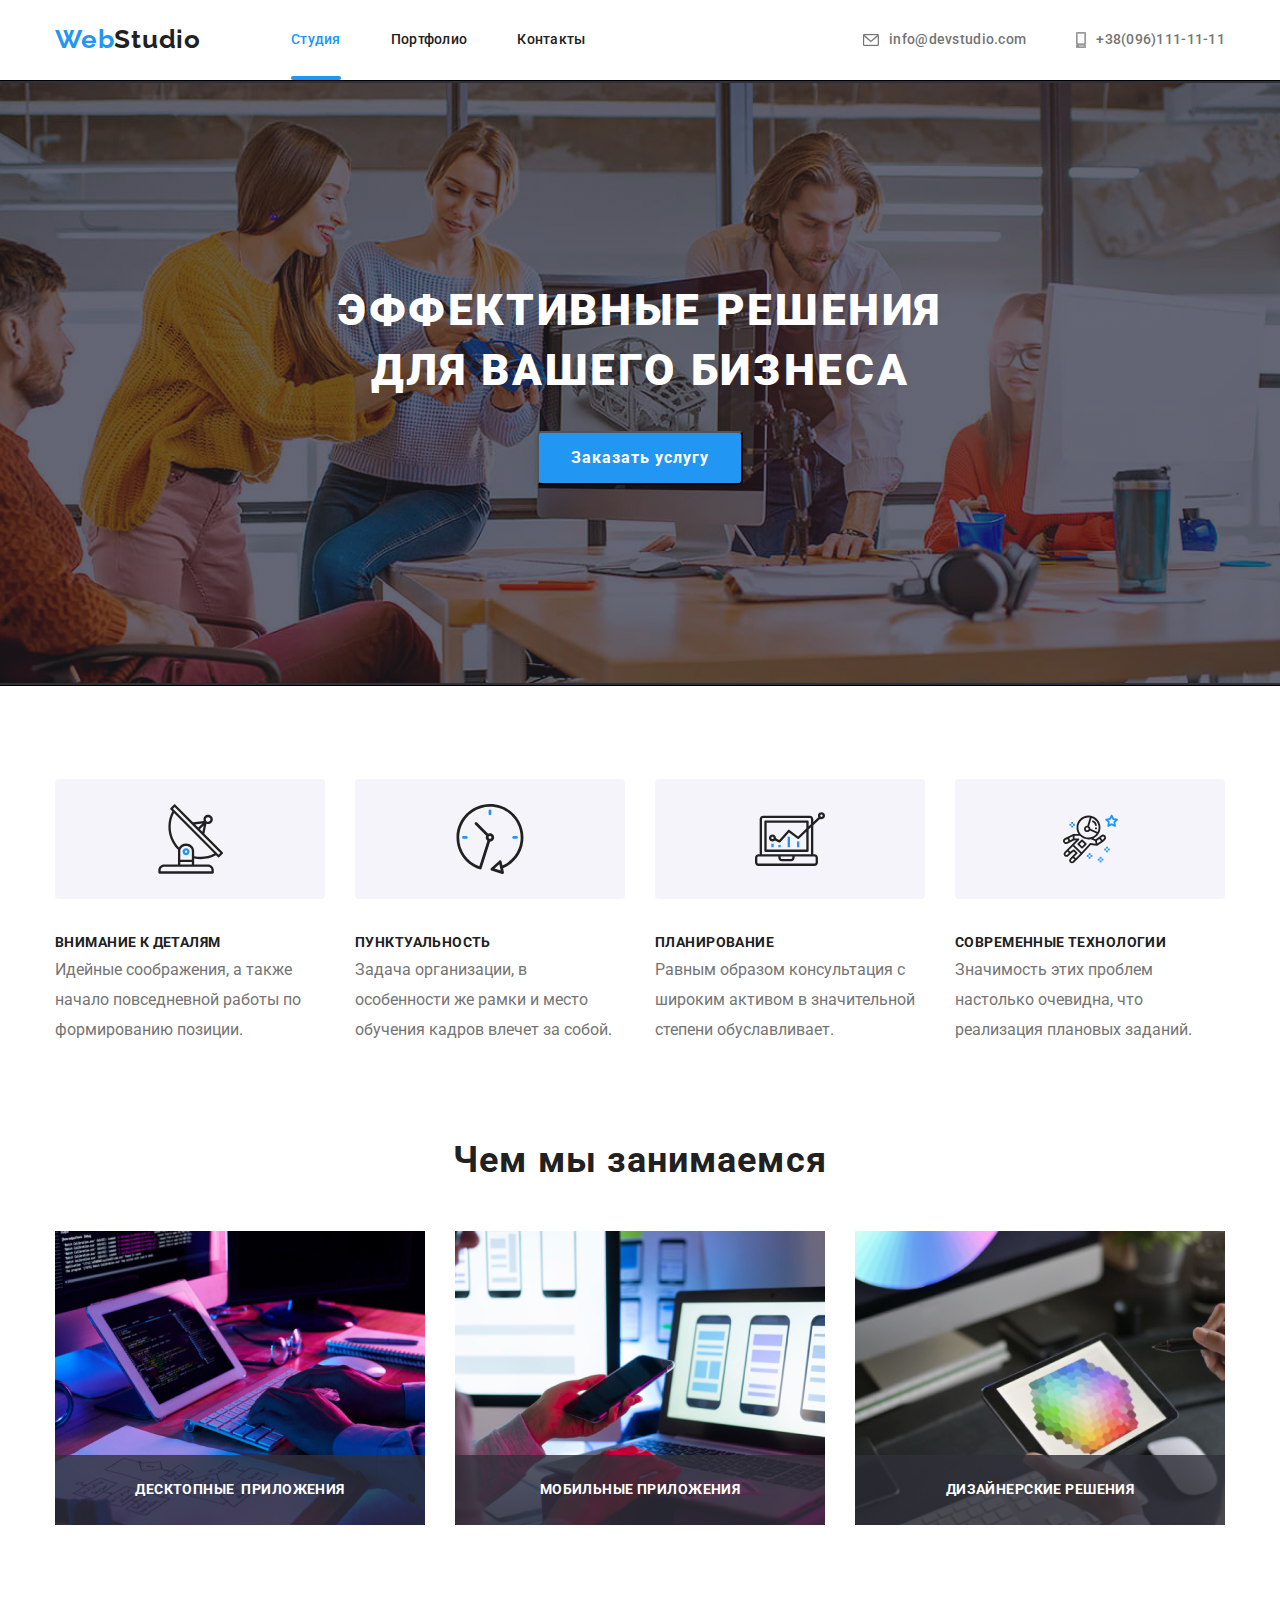
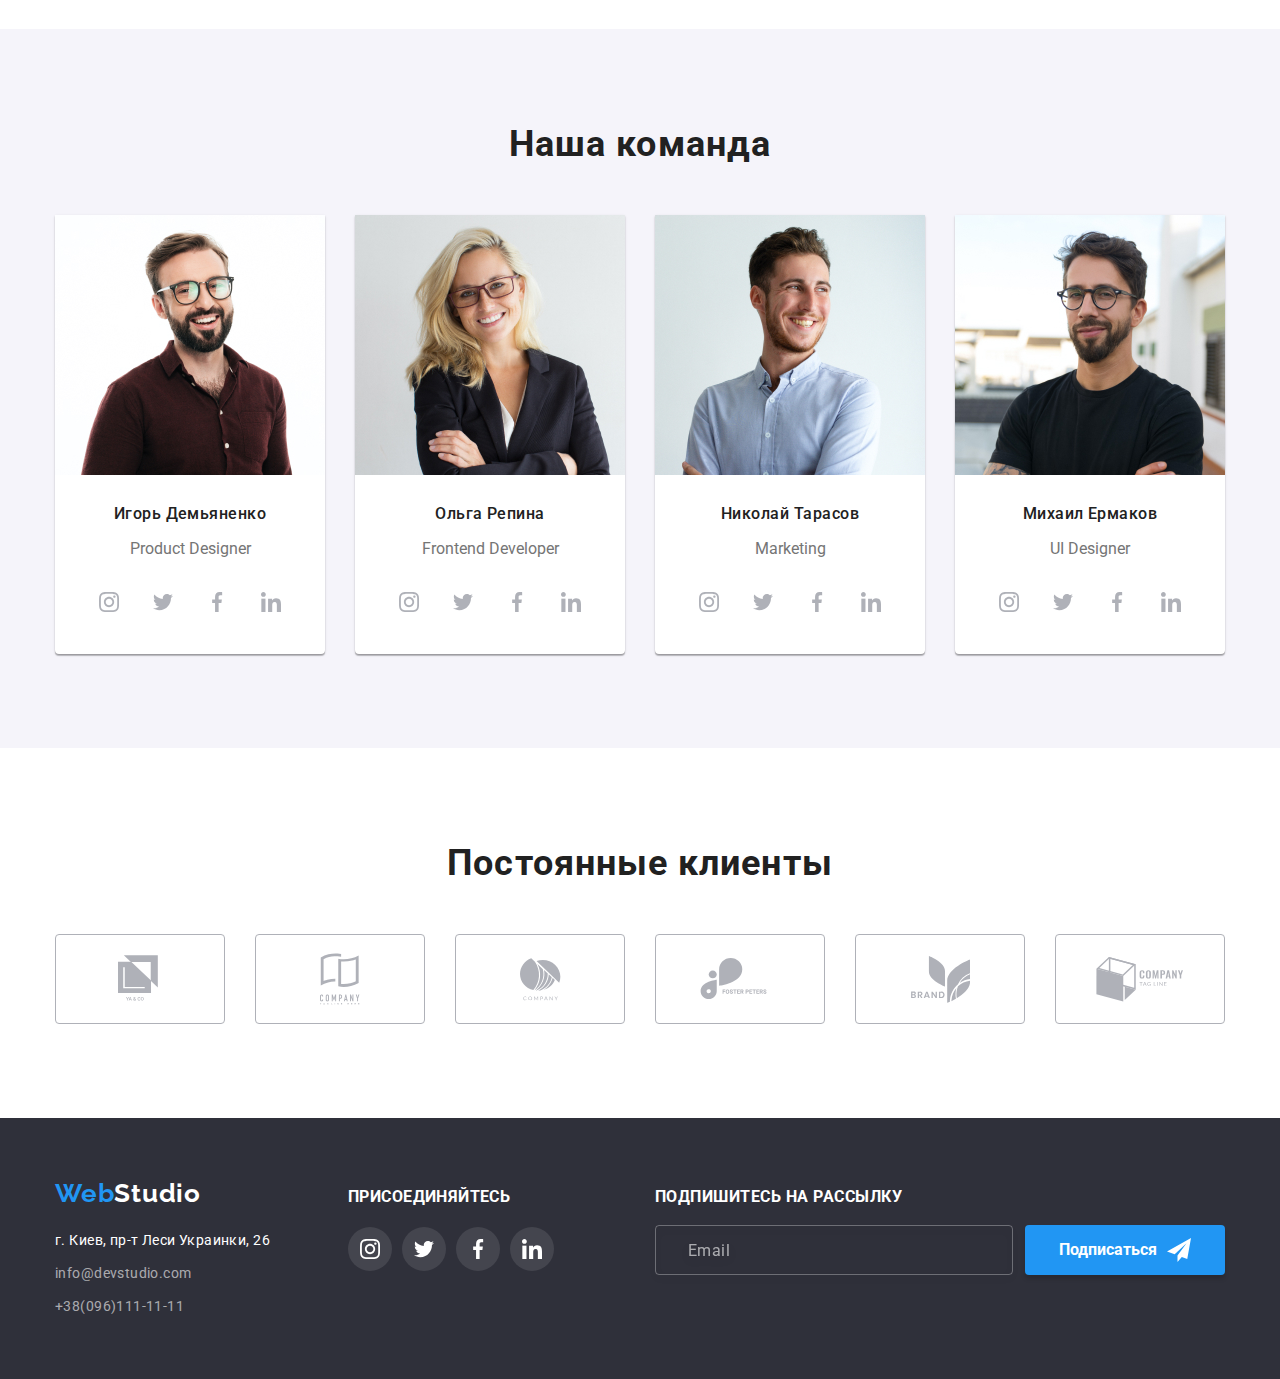
<file: index.html>
<!DOCTYPE html>
<html lang="ru">

<head>
    <meta charset="UTF-8"/>
    <meta http-equiv="X-UA-Compatible" content="IE=edge"/>
    <meta name="viewport" content="width=device-width, initial-scale=1.0"/>
    <title>WebSite</title>
    <link rel="preconnect" href="https://fonts.gstatic.com"/> 
    <link href="https://fonts.googleapis.com/css2?family=Raleway:wght@700&family=Roboto:wght@400;500;700;900&display=swap" rel="stylesheet"/>
    <link rel="stylesheet" href="http://cdnjs.cloudflare.com/ajax/libs/modern-normalize/0.2.0/modern-normalize.min.css"/>
    <link rel="stylesheet" href="./css/styles.css"/>
</head>

<body>

  <!--Header section -->

  <header class="header">
    <div class="container">
        
                    <a class="link  logo logo-header" href="./index.html"><span class="logo-text-color">Web</span>Studio</a>
        <nav class="nav navigation">
                <ul class="list menu">
                    <li class="menu-item"><a class="link current menu-link nav-title-color " href="./index.html">Студия</a></li>                
                    <li class="menu-item"><a class="link menu-link nav-title-color" href="./portfolio.html">Портфолио</a></li>               
                    <li class="menu-item"><a class="link nav-title-color" href="tel:+380961111111">Контакты</a></li> 
                </ul> 
        </nav>
        <ul class="list nav menu contact-list">
            <li class="menu-item contact-item">
                <a class="link  contact-link" 
                href="mailto:info@devstudio.com">
                    <svg class="icon" width="16" height="12">
                        <use href="./images/sprite.svg#icon-envelope"></use>
                    </svg>info@devstudio.com</a></li>
            <li class="menu-item contact-item">
                <a class="link contact-link" 
                href="tel:+380961111111">
                <svg class="icon" width="10" height="16">
                    <use href="./images/sprite.svg#icon-smartphone"></use>
                </svg>+38(096)111-11-11</a></li>            
        </ul>
        </div>  
</header>

    <!--Main section-->

    <main>
        <section class="hero dark-bg overlay">
            <div class="container">
                <div class="hero-content">
                    <h1 class="page-title">Эффективные решения для вашего бизнеса </h1>
                    <button class="button-webstudio" type="button" data-modal-open>Заказать услугу</button>
                       
                </div>
            </div>
        </section>

        <!--Soft-Skill-section-->

        <section class="section">
            <div class="container">
              <h2 class="visually-hidden ">Характеристика</h2 >            
                    <ul class="list skills-list">

                        <li class="skill-item">
                            <a class="skill-link" href="" target=" blank" rel="noopener noreferrer">
                                <svg class="skill-icon" width="65" height="70">
                                    <use href="./images/sprite.svg#icon-Group"></use>
                                </svg>
                            </a>
                            <h3 class="title-skill">Внимание к деталям</h3>
                            <p>Идейные соображения, а также начало повседневной работы по формированию позиции.</p>
                        </li>
                        <li class="skill-item">
                            <a class="skill-link" href="" target=" blank" rel="noopener noreferrer">
                                <svg class="skill-icon" width="70" height="70" >
                                    <use href="./images/sprite.svg#icon-clock"></use>
                                </svg>
                            </a>
                            <h3 class="title-skill">Пунктуальность</h3>
                            <p>Задача организации, в особенности же рамки и место обучения кадров влечет за собой.</p>
                        </li>
                        <li class="skill-item"> 
                            <a class="skill-link" href="" target=" blank" rel="noopener noreferrer">
                                <svg class="skill-icon" width="70" height="70">
                                    <use href="./images/sprite.svg#icon-diagram"></use>
                                </svg>
                            </a> 
                            <h3 class="title-skill">Планирование</h3>
                            <p>Равным образом консультация с широким активом в значительной степени обуславливает.</p>
                        </li>
                        <li class="skill-item">
                            <a class="skill-link" href="" target=" blank" rel="noopener noreferrer">
                                <svg class="skill-icon" width="55" height="60">
                                    <use href="./images/sprite.svg#icon-astronaut"></use>
                                </svg>
                            </a>
                            <h3 class="title-skill">Современные технологии</h3>
                            <p>Значимость этих проблем настолько очевидна, что реализация плановых заданий.</p>
                        </li>
                    </ul>
            </div>
        </section>

        <!--Work-section-->

<section class="section section-pad">
    <div class="container">
        <h2 class="section-title-skill">Чем мы занимаемся</h2>
            <ul class="list work-list">

            <li class="work-item">
                <a class="link" href="">
                  <div class="product-thumb">
                     <img src="./images/box/img1.jpg" width="370" alt="Разработка сайтов">
                     <p>десктопные  приложения</p>
                </div>
            </a>      
        </li>
            <li class="work-item">
                <a class="link" href="">
                  <div class="product-thumb">
                    <img src="./images/box/img2.jpg" width="370" alt="Вебдизайн сайта">
                     <p>мобильные приложения</p>
             </div>
         </a>
    </li>
            <li class="work-item">
                <a class="link" href="">
                    <div class="product-thumb">
                        <img src="./images/box/img3.jpg" width="370" alt="Реклама сайта">
                        <p>дизайнерские решения</p>
                  </div>
                </a>
            </li>
       </ul>
    </div>
</section>

        <!--Team section-->


        <section class="section grey-bg">
            <div class="container">
            <h2 class="section-title-skill">Наша команда</h2>
            <ul class="list team-list">
                <li class="team-item team-bg-card">
                    <img src="./images/team/img1.jpg" width="270" alt="Product Designer">
                    <h3 class="title-skill-work">Игорь Демьяненко</h3>
                    <p class="title-work" lang="en"> Product Designer</p>
            <ul class="social-icons">
                <li class="social-icons-item">
                    <a class="social-icon-link" href="" target=" blank" rel="noopener noreferrer">
                        <svg class="icon" >
                            <use href="./images/sprite.svg#icon-instagram"></use>
                        </svg>
                    </a>
                </li>
                <li class="social-icons-item">
                    <a class="social-icon-link" href="" target=" blank" rel="noopener noreferrer">
                        <svg class="icon" >
                            <use href="./images/sprite.svg#icon-twitter"></use>
                        </svg>
                    </a>
                </li>
                <li class="social-icons-item">
                    <a class="social-icon-link" href="" target=" blank" rel="noopener noreferrer">
                        <svg class="icon" >
                            <use href="./images/sprite.svg#icon-facebook"></use>
                        </svg>
                    </a>
                </li>
                <li class="social-icons-item">
                    <a class="social-icon-link" href="" target=" blank" rel="noopener noreferrer">
                        <svg class="icon" >
                            <use href="./images/sprite.svg#icon-linkedin"></use>
                        </svg>
                    </a>
                </li>
            </ul>
        </li>
                <li class="team-item team-bg-card">
                    <img src="./images/team/img2.jpg" width="270" alt="Frontend Developer">
                    <h3 class="title-skill-work">Ольга Репина</h3>
                    <p class="title-work" lang="en">Frontend Developer</p>
                    <ul class="social-icons">
                        <li class="social-icons-item">
                            <a class="social-icon-link" href="" target=" blank" rel="noopener noreferrer">
                                <svg class="icon" >
                                    <use href="./images/sprite.svg#icon-instagram"></use>
                                </svg>
                            </a>
                        </li>
                        <li class="social-icons-item">
                            <a class="social-icon-link" href="" target=" blank" rel="noopener noreferrer">
                                <svg class="icon" >
                                    <use href="./images/sprite.svg#icon-twitter"></use>
                                </svg>
                            </a>
                        </li>
                        <li class="social-icons-item">
                            <a class="social-icon-link" href="" target=" blank" rel="noopener noreferrer">
                                <svg class="icon" >
                                    <use href="./images/sprite.svg#icon-facebook"></use>
                                </svg>
                            </a>
                        </li>
                        <li class="social-icons-item">
                            <a class="social-icon-link" href="" target=" blank" rel="noopener noreferrer">
                                <svg class="icon" >
                                    <use href="./images/sprite.svg#icon-linkedin"></use>
                                </svg>
                            </a>
                        </li>
                    </ul>
                </li>
                   
                        
                
            
                <li class="team-item team-bg-card">
                    <img src="./images/team/img3.jpg" width="270" alt="Marketing">
                    <h3 class="title-skill-work">Николай Тарасов</h3>
                    <p class="title-work" lang="en">Marketing</p>
                    <ul class="social-icons">
                        <li class="social-icons-item">
                            <a class="social-icon-link" href="" target=" blank" rel="noopener noreferrer">
                                <svg class="icon" >
                                    <use href="./images/sprite.svg#icon-instagram"></use>
                                </svg>
                            </a>
                        </li>
                        <li class="social-icons-item">
                            <a class="social-icon-link" href="" target=" blank" rel="noopener noreferrer">
                                <svg class="icon" >
                                    <use href="./images/sprite.svg#icon-twitter"></use>
                                </svg>
                            </a>
                        </li>
                        <li class="social-icons-item">
                            <a class="social-icon-link" href="" target=" blank" rel="noopener noreferrer">
                                <svg class="icon" >
                                    <use href="./images/sprite.svg#icon-facebook"></use>
                                </svg>
                            </a>
                        </li>
                        <li class="social-icons-item">
                            <a class="social-icon-link" href="" target=" blank" rel="noopener noreferrer">
                                <svg class="icon" >
                                    <use href="./images/sprite.svg#icon-linkedin"></use>
                                </svg>
                            </a>
                        </li>
                    </ul>
                </li>
                <li class="team-item team-bg-card">
                    <img src="./images/team/img4.jpg" width="270" alt="UL Designer">
                    <h3 class="title-skill-work">Михаил Ермаков</h3>
                    <p class="title-work" lang="en">UI Designer</p>
                    <ul class="social-icons">
                        <li class="social-icons-item">
                            <a class="social-icon-link" href="" target=" blank" rel="noopener noreferrer">
                                <svg class="icon" >
                                    <use href="./images/sprite.svg#icon-instagram"></use>
                                </svg>
                            </a>
                        </li>
                        <li class="social-icons-item">
                            <a class="social-icon-link" href="" target=" blank" rel="noopener noreferrer">
                                <svg class="icon" >
                                    <use href="./images/sprite.svg#icon-twitter"></use>
                                </svg>
                            </a>
                        </li>
                        <li class="social-icons-item">
                            <a class="social-icon-link" href="" target=" blank" rel="noopener noreferrer">
                                <svg class="icon" >
                                    <use href="./images/sprite.svg#icon-facebook"></use>
                                </svg>
                            </a>
                        </li>
                        <li class="social-icons-item">
                            <a class="social-icon-link" href="" target=" blank" rel="noopener noreferrer">
                                <svg class="icon" >
                                    <use href="./images/sprite.svg#icon-linkedin"></use>
                                </svg>
                            </a>
                        </li>
                    </ul>
                </li>
                
            </ul>
        </div>
        </section>
        <section class="section section-client">
            <div class="container">
                <h2 class="section-title-skill">Постоянные клиенты</h2>
                <ul class="client-social-icons">
                    <li class="client-social-icon-item">
                        <a class="client-social-icon-link" href="" target=" blank" rel="noopener noreferrer">
                            <svg class="client-icon" width="44" height="49"> 
                                <use href="./images/sprite.svg#icon-logo1"></use>
                            </svg>
                        </a>
                    </li>
                    <li class="client-social-icon-item">
                        <a class="client-social-icon-link" href="" target=" blank" rel="noopener noreferrer">
                            <svg class="client-icon" width="40" height="52"> 
                                <use href="./images/sprite.svg#icon-logo2"></use>
                            </svg>
                        </a>
                    </li>
                    <li class="client-social-icon-item">
                        <a class="client-social-icon-link" href="" target=" blank" rel="noopener noreferrer">
                            <svg class="client-icon" width="41" height="43"> 
                                <use href="./images/sprite.svg#icon-logo3"></use>
                            </svg>
                        </a>
                    </li>
                    <li class="client-social-icon-item">
                        <a class="client-social-icon-link" href="" target=" blank" rel="noopener noreferrer">
                            <svg class="client-icon" width="80" height="42"> 
                                <use href="./images/sprite.svg#icon-logo4"></use>
                            </svg>
                        </a>
                    </li>
                    <li class="client-social-icon-item">
                        <a class="client-social-icon-link" href="" target=" blank" rel="noopener noreferrer">
                            <svg class="client-icon" width="59" height="47">
                                <use href="./images/sprite.svg#icon-logo5"></use>
                            </svg>
                        </a>
                    </li>
                    <li class="client-social-icon-item">
                        <a class="client-social-icon-link" href="" target=" blank" rel="noopener noreferrer">
                            <svg class="client-icon" width="88" height="45">
                                <use href="./images/sprite.svg#icon-logo6"></use>
                            </svg>
                        </a>
                    </li>
                </ul>

            </div>
        </section>
    </main>

    <!--Footer section-->

    <footer class="section-footer dark-bg">
            <div class="container">
                <div>
                <a class="link logo location link-logo" href=""><span class="logo-text-color">Web</span>Studio</a> 
                <address class="address">
                    <a class="link link-footer location" href="https://goo.gl/maps/yNCUUCKr8o5QB21A8"> г. Киев, пр-т Леси Украинки, 26</a> 
                    <a class="link link-footer"  href="mailto:info@devstudio.com">info@devstudio.com</a> 
                    <a class="link"  href="tel:+380961111111"> +38(096)111-11-11</a>
                </address>
            </div>
            <div class="container-footer-link">
                <h3 class="footer-title">присоединяйтесь</h3>
                <ul class="footer-social-icons">
                    <li class="footer-social-icon-item">
                        <a class="footer-social-icon-link" href="" target=" blank" rel="noopener noreferrer">
                            <svg class="icon" >
                                <use href="./images/sprite.svg#icon-instagram"></use>
                            </svg>
                        </a>
                    </li>
                    <li class="footer-social-icon-item">
                        <a class="footer-social-icon-link" href="" target=" blank" rel="noopener noreferrer">
                            <svg class="icon" >
                                <use href="./images/sprite.svg#icon-twitter"></use>
                            </svg>
                        </a>
                    </li>
                    <li class="footer-social-icon-item">
                        <a class="footer-social-icon-link" href="" target=" blank" rel="noopener noreferrer">
                            <svg class="icon" >
                                <use href="./images/sprite.svg#icon-facebook"></use>
                            </svg>
                        </a>
                    </li>
                    <li class="footer-social-icon-item">
                        <a class="footer-social-icon-link" href="" target=" blank" rel="noopener noreferrer">
                            <svg class="icon" >
                                <use href="./images/sprite.svg#icon-linkedin"></use>
                            </svg>
                        </a>
                    </li>
                </ul>
            </div>
            <div class="subscribe">
                <form class="field">
                  <p class="subscribe-title">Подпишитесь на рассылку</p>
                  <div class="form-div">
                    <input
                      type="email"
                      name="email"
                      class="subscribe-input"
                      placeholder="Email"
                    />
                    <button type="submit" class="footer-button">
                      Подписаться
                      <svg class="form-svg">
                        <use href="./images/sprite.svg#icon-send"></use>
                      </svg>
                    </button>
                  </div>
                </form>
              </div>
        </div>
        
    </footer>

    <div class="backdrop is-hidden" data-backdrop>
        <div class="modal">
           <button class=" close-button" data-modal-close>
               <svg class="close-icon" width="11" height="11">
            <use href="./images/sprite.svg#icon-vector"></use>
        </svg></button>
              <form>
                <h3 class="modal-title">Оставьте свои данные, мы вам перезвоним</h3>
                <div class="modal-wrap">
                  <label for="name" class="modal-field">Имя</label>
                  <div class="input-wrap">
                    <input type="text" class="modal-input" name="name" id="name" />
                    <svg class="form-icon" width="18" height="18">
                      <use href="./images/sprite.svg#icon-person"></use>
                    </svg>
                  </div>
      
                  <label for="tel" class="modal-field">Телефон</label>
                  <div class="input-wrap">
                    <input type="tel" class="modal-input" name="tel" id="tel" />
                    <svg class="form-icon" width="18" height="18">
                      <use href="./images/sprite.svg#icon-form-tel"></use>
                    </svg>
                  </div>
      
                  <label for="mail" class="modal-field">Почта</label>
                  <div class="input-wrap">
                    <input type="email" class="modal-input" name="mail" id="mail" />
                    <svg class="form-icon" width="18" height="18">
                      <use href="./images/sprite.svg#icon-form-email"></use>
                    </svg>
                  </div>


                  <label for="comment" class="modal-field">Комментарий</label>
                  <textarea
                    class="modal-input comment"
                    name="comment"
                    id="comment"
                    placeholder="Введите текст"
                  ></textarea>
      
                  <label class="check">
                    <input class="check-input" type="checkbox" name="agreement"/>
                    <svg width="18" height="18" class="check-icon">
                        <use href="./images/sprite.svg#icon-check"></use>
                      </svg>
                    <span class="">
                    Соглашаюсь с рассылкой и принимаю
                    <a href="" class="modal-link">Условия договора</a></span>
                  </label>
      
                  <button type="submit" class="main-button btn-modal">
                    Отправить
                  </button>
                </div>
              </form>   
        </div>
    </div>
    <script src="./js/modal.js"></script>
</body>

</html>
</file>
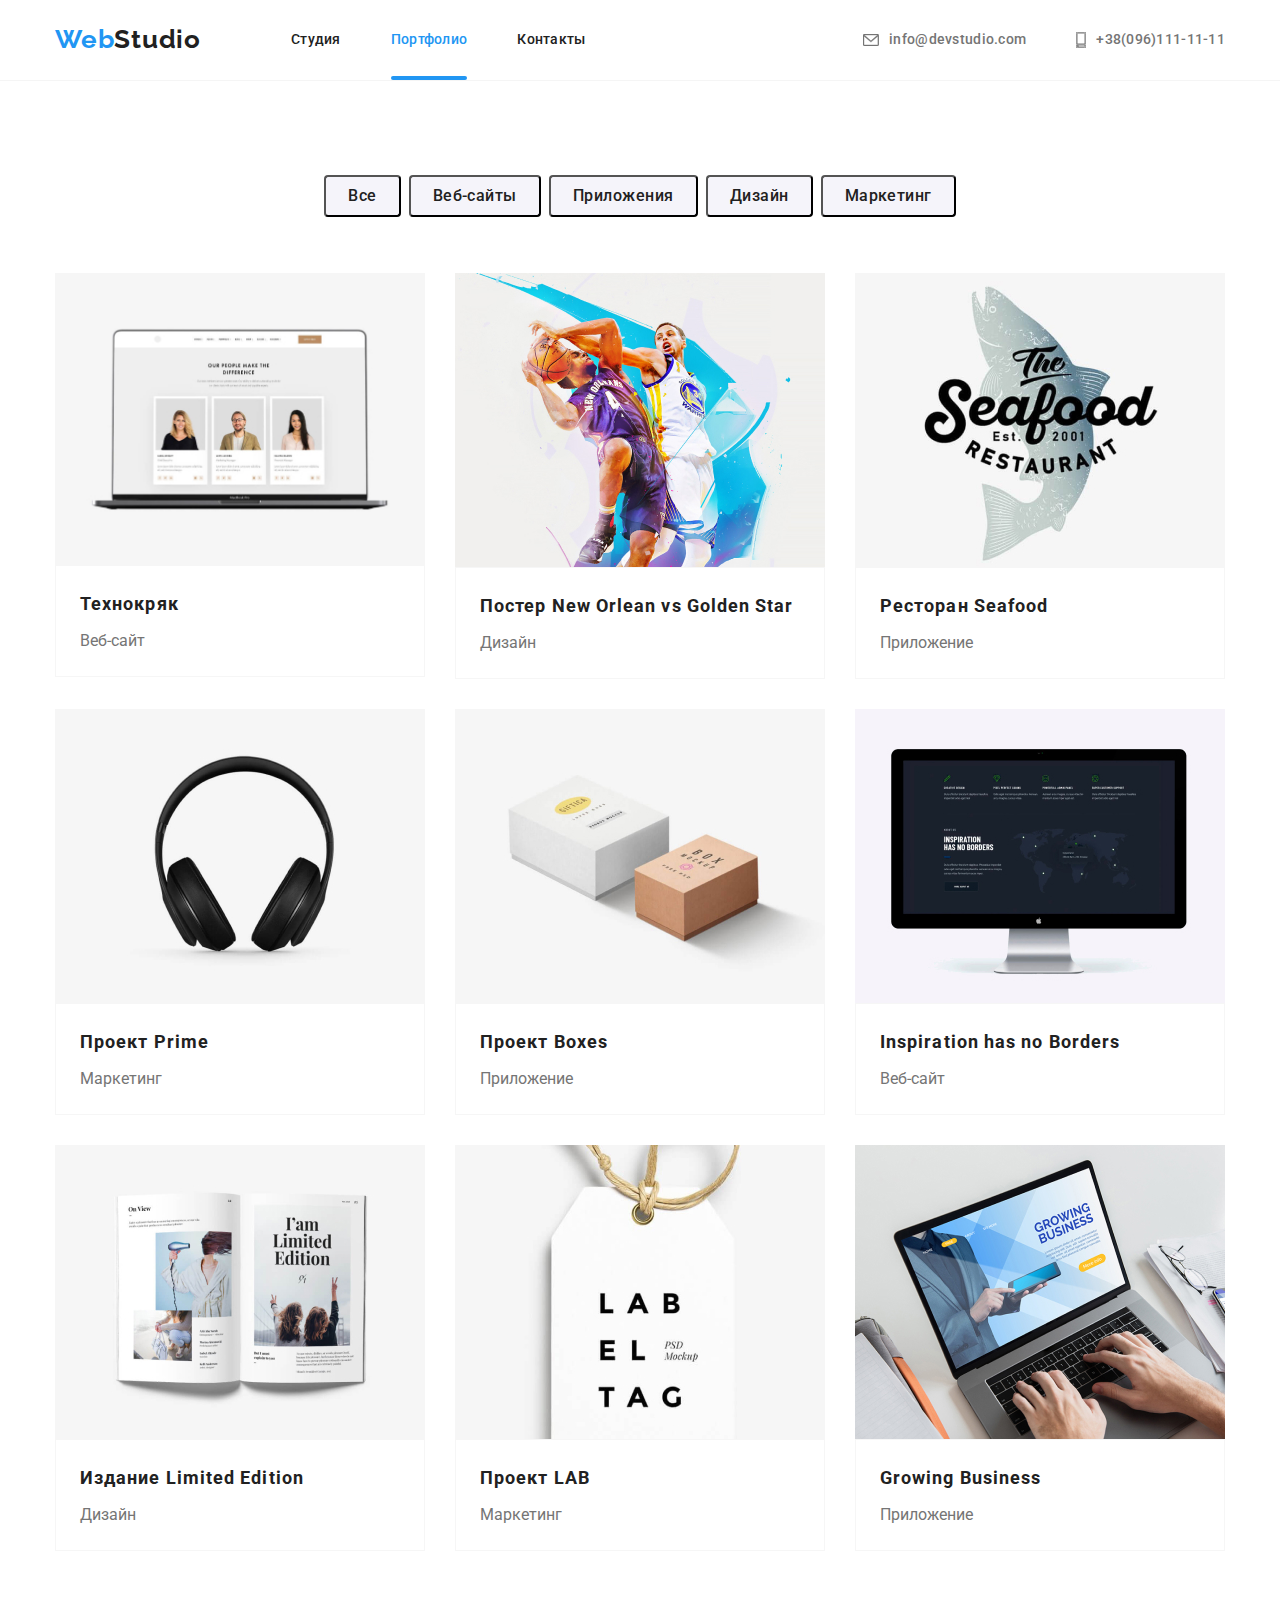
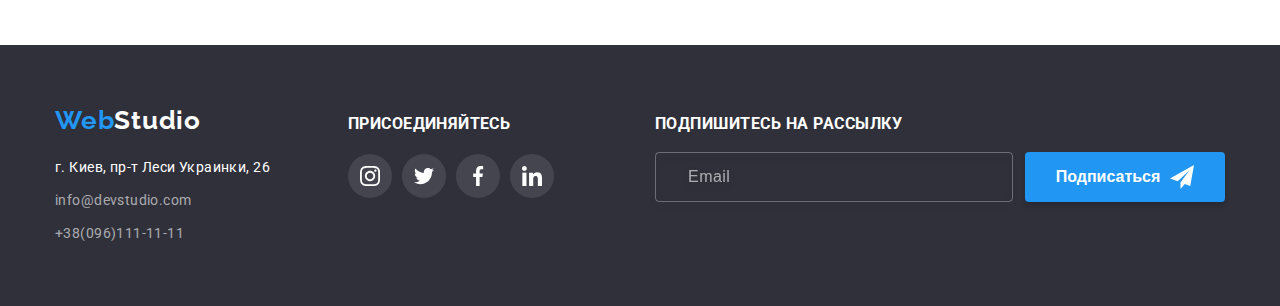
<file: portfolio.html>
<!DOCTYPE html>
<html lang="en">
<head>
    <meta charset="UTF-8">
    <meta http-equiv="X-UA-Compatible" content="IE=edge">
    <meta name="viewport" content="width=device-width, initial-scale=1.0">
    <title>Портфолио</title>
    <link rel="preconnect" href="https://fonts.gstatic.com"> 
    <link href="https://fonts.googleapis.com/css2?family=Raleway:wght@700&family=Roboto:wght@400;500;700;900&display=swap" rel="stylesheet">
     <link rel="stylesheet" href="./css/styles.css">
</head>
<body>

    <!--Header section-->
    <header class="header">
        <div class="container">
            
                        <a class="link logo logo-header" href="./index.html"><span class="logo-text-color">Web</span>Studio</a>
            <nav class="nav navigation">
                    <ul class="list menu">
                        <li class="menu-item"><a href="./index.html" class="link nav-title-color">Студия</a></li>                
                        <li class="menu-item"><a href="./portfolio.html" class="link  current nav-title-color" >Портфолио</a></li>               
                        <li class="menu-item"><a class="link nav-title-color" href="tel:+380961111111">Контакты</a></li> 
                    </ul> 
            </nav>
            <ul class="list nav menu contact-list">
                <li class="menu-item contact-item">
                    <a class="link contact-link" 
                    href="mailto:info@devstudio.com">
                        <svg class="icon" width="16" height="12">
                            <use href="./images/sprite.svg#icon-envelope"></use>
                        </svg>info@devstudio.com</a></li>
                <li class="menu-item contact-item">
                    <a class="link contact-link" 
                    href="tel:+380961111111">
                    <svg class="icon" width="10" height="16">
                        <use href="./images/sprite.svg#icon-smartphone"></use>
                    </svg>+38(096)111-11-11</a></li>            
            </ul>
            </div>  
    </header>
 
    <!--Main section-->  

    <main>
        <section class="section section-portfolio">
            <div class="container">
            <h1 class="page-title visually-hidden ">Портфолио</h1>
                <nav class="nav navigation-portfolio">
                    <ul class="list menu-portfolio">
                        <li class="menu-portfolio-item"><button class="button-portfolio hover-menu" type="button">Все</button></li>
                        <li class="menu-portfolio-item"><button class="button-portfolio hover-menu" type="button">Веб-сайты</button></li>
                        <li class="menu-portfolio-item"><button class="button-portfolio hover-menu" type="button">Приложения</button></li>
                        <li class="menu-portfolio-item"><button class="button-portfolio hover-menu" type="button">Дизайн</button></li>
                        <li class="menu-portfolio-item"><button class="button-portfolio hover-menu" type="button">Маркетинг</button></li>
                    </ul>
                </nav>
<h2 class="section-title-portfolio visually-hidden " >Наши работы</h2>
<ul class="list grid">

    <li class="grid-item">
        <a class="link hover-link" href="">
                <div class="project-thumb">
                    <img src="./images/webstudio/img1.jpg" width="370" alt="Веб-сайт">     
                <div class="project-overlay">
                    <p>Технокряк это современная площадка распространения коронавируса. Компании используют эту платформу для цифрового
                        шпионажа и атак на защищённые сервера конкурентов.</p>
                </div>
                </div>
        <div class="border-item">
            <h2 class="section-title-portfolio" >Технокряк</h2>
            <p>Веб-сайт</p>
        </div>
        </a>
    </li>
   

    <li class="grid-item">
        <a class="link hover-link" href="">
                <div class="project-thumb">
                    <img src="./images/webstudio/img2.jpg" width="370" alt="Дизайн">     
                <div class="project-overlay">
                    <p>Технокряк это современная площадка распространения коронавируса. Компании используют эту платформу для цифрового
                        шпионажа и атак на защищённые сервера конкурентов.</p>
                </div>
                </div>
        <div class="border-item">
            <h2 class="section-title-portfolio" >Постер New Orlean vs Golden Star</h2>
            <p>Дизайн</p>
        </div>
        </a>
    </li>

    <li class="grid-item">
        <a class="link hover-link" href="">
                <div class="project-thumb">
                    <img src="./images/webstudio/img3.jpg" width="370" alt="Приложение">      
                <div class="project-overlay">
                    <p>Технокряк это современная площадка распространения коронавируса. Компании используют эту платформу для цифрового
                        шпионажа и атак на защищённые сервера конкурентов.</p>
                </div>
                </div>
        <div class="border-item">
            <h2 class="section-title-portfolio" >Ресторан Seafood</h2>
            <p>Приложение</p>
        </div>
        </a>
    </li>

    <li class="grid-item">
        <a class="link hover-link" href="">
                <div class="project-thumb">
                    <img src="./images/webstudio/img4.jpg" width="370" alt="Маркетинг">      
                <div class="project-overlay">
                    <p>Технокряк это современная площадка распространения коронавируса. Компании используют эту платформу для цифрового
                        шпионажа и атак на защищённые сервера конкурентов.</p>
                </div>
                </div>
        <div class="border-item">
            <h2 class="section-title-portfolio" >Проект Prime</h2>
            <p>Маркетинг</p>
        </div>
        </a>
    </li>

    <li class="grid-item">
        <a class="link hover-link" href="">
                <div class="project-thumb">
                    <img src="./images/webstudio/img5.jpg" width="370" alt="Приложение">      
                <div class="project-overlay">
                    <p>Технокряк это современная площадка распространения коронавируса. Компании используют эту платформу для цифрового
                        шпионажа и атак на защищённые сервера конкурентов.</p>
                </div>
                </div>
        <div class="border-item">
            <h2 class="section-title-portfolio" >Проект Boxes</h2>
            <p>Приложение</p>
        </div>
        </a>
    </li>

    <li class="grid-item">
        <a class="link hover-link" href="">
                <div class="project-thumb">
                    <img src="./images/webstudio/img6.jpg" width="370" alt="Веб-сайт">  
                <div class="project-overlay">
                    <p>Технокряк это современная площадка распространения коронавируса. Компании используют эту платформу для цифрового
                        шпионажа и атак на защищённые сервера конкурентов.</p>
                </div>
                </div>
        <div class="border-item">                                       
            <h2 class="section-title-portfolio">Inspiration has no Borders</h2>
            <p>Веб-сайт</p>
        </div>
        </a></li>

        <li class="grid-item">
            <a class="link hover-link" href="">
                    <div class="project-thumb">
                        <img src="./images/webstudio/img7.jpg" width="370" alt="Дизайн">  
                    <div class="project-overlay">
                        <p>Технокряк это современная площадка распространения коронавируса. Компании используют эту платформу для цифрового
                            шпионажа и атак на защищённые сервера конкурентов.</p>
                    </div>
                    </div>
        <div class="border-item">                                                  
            <h2 class="section-title-portfolio">Издание Limited Edition</h2>
            <p class="">Дизайн</p>
        </div>
        </a></li>

        <li class="grid-item">
            <a class="link hover-link" href="">
                    <div class="project-thumb">
                        <img src="./images/webstudio/img8.jpg" width="370" alt="Маркетинг">  
                    <div class="project-overlay">
                        <p>Технокряк это современная площадка распространения коронавируса. Компании используют эту платформу для цифрового
                            шпионажа и атак на защищённые сервера конкурентов.</p>
                    </div>
                    </div>
            <div class="border-item">                                                  
            <h2 class="section-title-portfolio">Проект LAB</h2>
            <p class="">Маркетинг</p>
        </div>
        </a></li>

        <li class="grid-item">
            <a class="link hover-link" href="">
                    <div class="project-thumb">
                        <img src="./images/webstudio/img9.jpg" width="370" alt="Приложение"> 
                    <div class="project-overlay">
                        <p>Технокряк это современная площадка распространения коронавируса. Компании используют эту платформу для цифрового
                            шпионажа и атак на защищённые сервера конкурентов.</p>
                    </div>
                    </div>
        <div class="border-item">                                                  
            <h2 class="section-title-portfolio">Growing Business</h2>
            <p class="">Приложение</p>
        </div>
        </a></li>
</ul> 
</div>   
</section>
<!--Footer section-->
<footer class="section-footer dark-bg">
    <div class="container">
        <div>
        <a class="link logo location link-logo" href=""><span class="logo-text-color">Web</span>Studio</a> 
        <address class="address">
            <a class="link link-footer location" href="https://goo.gl/maps/yNCUUCKr8o5QB21A8"> г. Киев, пр-т Леси Украинки, 26</a> 
            <a class="link link-footer"  href="mailto:info@devstudio.com">info@devstudio.com</a> 
            <a class="link"  href="tel:+380961111111"> +38(096)111-11-11</a>
        </address>
    </div>
    <div class="container-footer-link">
        <h3 class="footer-title">присоединяйтесь</h3>
        <ul class="footer-social-icons">
            <li class="footer-social-icon-item">
                <a class="footer-social-icon-link" href="" target=" blank" rel="noopener noreferrer">
                    <svg class="icon" >
                        <use href="./images/sprite.svg#icon-instagram"></use>
                    </svg>
                </a>
            </li>
            <li class="footer-social-icon-item">
                <a class="footer-social-icon-link" href="" target=" blank" rel="noopener noreferrer">
                    <svg class="icon" >
                        <use href="./images/sprite.svg#icon-twitter"></use>
                    </svg>
                </a>
            </li>
            <li class="footer-social-icon-item">
                <a class="footer-social-icon-link" href="" target=" blank" rel="noopener noreferrer">
                    <svg class="icon" >
                        <use href="./images/sprite.svg#icon-facebook"></use>
                    </svg>
                </a>
            </li>
            <li class="footer-social-icon-item">
                <a class="footer-social-icon-link" href="" target=" blank" rel="noopener noreferrer">
                    <svg class="icon" >
                        <use href="./images/sprite.svg#icon-linkedin"></use>
                    </svg>
                </a>
            </li>
        </ul>
    </div>
    <div class="subscribe">
        <form class="field">
          <p class="subscribe-title">Подпишитесь на рассылку</p>
          <div class="form-div">
            <input
              type="email"
              name="email"
              class="subscribe-input"
              placeholder="Email"
            />
            <button type="submit" class="footer-button">
              Подписаться
              <svg class="form-svg">
                <use href="./images/sprite.svg#icon-send"></use>
              </svg>
            </button>
          </div>
        </form>
      </div>
</div>
            </footer>

    </main>
</body>
</html>
</file>
<file: css/styles.css>
@font-face {
  font-family: 'Raleway';
  font-style: normal;
  font-weight: 700;
  src: url('../fonts/raleway-v19-latin_cyrillic-ext_cyrillic-700.eot'); /* IE9 Compat Modes */
  src: local(''),
       url('../fonts/raleway-v19-latin_cyrillic-ext_cyrillic-700.eot?#iefix') format('embedded-opentype'), /* IE6-IE8 */
       url('../fonts/raleway-v19-latin_cyrillic-ext_cyrillic-700.woff2') format('woff2'), /* Super Modern Browsers */
       url('../fonts/raleway-v19-latin_cyrillic-ext_cyrillic-700.woff') format('woff'), /* Modern Browsers */
       url('../fonts/raleway-v19-latin_cyrillic-ext_cyrillic-700.ttf') format('truetype'), /* Safari, Android, iOS */
       url('../fonts/raleway-v19-latin_cyrillic-ext_cyrillic-700.svg#Raleway') format('svg'); /* Legacy iOS */
}

html{
  box-sizing: border-box;
}

*,
*::before,
*::after{
  box-sizing:inherit;
}

:root{
  --main-text-color: #757575;
  --title-color:#212121;
  --accent-color-hover:#188CE8;
  --accent-color:#2196F3;
  --dark-bg-color:#2F303A;
  --grey-bg-color:#F5F4FA;
  --icon-bg-color-footer:rgba(255, 255, 255, 0.1);
  --page-title-color:#FFFFFF;
  --mail-tel-color: rgba(255, 255, 255, 0.6);
  --client-logo-color: rgba(175, 177, 184, 1);
  --logo-font: Raleway, sans-serit;
  --timing-function: cubic-bezier(0.4, 0, 0.2, 1);
  --animation: 300ms ease-in;
}

body {
  margin: 0;
  color:var(--main-text-color);
  font-family: 'Roboto', sans-serif;
  font-style: normal;
  font-size: 16px;
  line-height: 1.88;
  }

  a{
    outline:none;
  }

img{
  display: block;
  max-width: 100%;
  height: auto;
  }

 ul{
   list-style: none;
   padding: 0;
   margin: 0;
 } 

h1,
h2,
h3,
p{
  margin: 0;
}

.address{
  font-style: normal;
}

.visually-hidden {
  position: absolute !important;
  clip: rect(1px 1px 1px 1px);
  clip: rect(1px, 1px, 1px, 1px);
  padding: 0 !important;
  border: 0 !important;
  height: 1px !important;
  width: 1px !important;
  overflow: hidden;
}

.link{
  display: inline-block;
  align-items: center;
  text-decoration: none;
  color:inherit;
  transition: color var(--animation);
}

.link:hover,
.link:focus{
color:var(--accent-color);
}
.list{
list-style: none;
color:inherit;
margin-top: 0px;
margin-bottom: 0px;
padding-left: 0px;
  
  }
  
.container{
width: 1200px;
padding: 0 15px;
margin:0 auto; 
}

.section{
padding-top: 94px;
padding-bottom: 94px;
}
  

.button-portfolio:hover,
.button-portfolio:focus{
background-color: var(--accent-color-hover);
color:var(--page-title-color);
}

.button-webstudio:hover,
.button-webstudio:focus{
background-color: var(--accent-color-hover);
color:var(--page-title-color);
  }


.social-icons .icon{
  width: 20px;
  height: 20px;
  fill: rgb(175, 177, 184);
}

.social-icon-link:hover .icon,
.social-icon-link:focus .icon{
fill:var(--page-title-color);
transition: color 250ms cubic-bezier(0.4, 0, 0.2, 1), fill 250ms cubic-bezier(0.4, 0, 0.2, 1),
    background-color 250ms cubic-bezier(0.4, 0, 0.2, 1), border-color 500ms cubic-bezier(0.4, 0, 0.2, 1),
    box-shadow 250ms cubic-bezier(0.4, 0, 0.2, 1)
}
.social-icon-link:hover,
.social-icon-link:focus {
background-color:var(--accent-color-hover);
}

.social-icons-item + .social-icons-item{
  margin-left: 10px;
}

.social-icon-link{
  display: flex;
  justify-content: center;
  align-items: center;
  width: 44px;
  height: 44px;
  border-radius: 50% ;
  transition: color 500ms cubic-bezier(0.4, 0, 0.2, 1), fill 500ms cubic-bezier(0.4, 0, 0.2, 1),
    background-color 500ms cubic-bezier(0.4, 0, 0.2, 1), border-color 500ms cubic-bezier(0.4, 0, 0.2, 1),
    box-shadow 500ms cubic-bezier(0.4, 0, 0.2, 1);
 
}

.social-icons{
  display: flex;
  justify-content: center;
  padding-bottom: 30px;
}



/* Header*/

.header{
  border-bottom: 1px solid rgba(236, 236, 236, 0.5);
}
.header .container{
  display: flex;
  justify-content:flex-end;
  align-items: center;
}
.header .logo{
  margin-right:90px ;
}
.nav{
  font-weight: 500;
  font-size: 14px;
  line-height: 1.14;
  letter-spacing: 0.02em;
  }
  
.nav-title-color{
    color:var(--title-color);
}
  
  .logo{
  display: block; 
  align-items: baseline;
  
  color: var(--title-color);
  font-family: var(--logo-font);
  font-weight:700;
  font-size: 26px;
  line-height: 1.19;
  letter-spacing: 0.03em;
  }

  .logo-header{
  padding-top: 24px;
  padding-bottom: 25px;
  }
  
  .logo-text-color{
    color: var(--accent-color);
  }

.navigation{
  display: flex;
  align-items: center;
  margin-right: auto;
}
.menu{
  display: flex;
}
.menu .menu-item + .menu-item{
  margin-left: 50px;
  }

.menu .link{
  display: flex;
  padding-top: 32px;
  padding-bottom: 32px; 
}
.contact-link .icon{
  margin-right: 10px;
  fill:currentColor;
  stroke: var(--main-text-color);
}
.contact-link:hover .icon,
.contact-link:focus .icon{
  stroke: currentColor;
  fill:currentColor;
  transition: color 250ms cubic-bezier(0.4, 0, 0.2, 1), 
    fill 250ms cubic-bezier(0.4, 0, 0.2, 1),
    background-color 250ms cubic-bezier(0.4, 0, 0.2, 1), border-color 500ms cubic-bezier(0.4, 0, 0.2, 1),
    box-shadow 250ms cubic-bezier(0.4, 0, 0.2, 1)
}
.current{
  position: relative;
  color: var(--accent-color);
}
.current:after{
content: " ";
position: absolute;
bottom: 0;
left: 0;

display: block;
width: 100%;
height: 4px; 
background-color: var(--accent-color);
border-radius: 2px;
background-repeat: no-repeat;
opacity: 1;
transition: opasity 250ms var(--timing-function);
}

/* Hero section */

.hero{
 padding-top: 200px;
 padding-bottom: 200px;

}

.hero .hero-content{
  max-width: 700px; 
  margin: 0 auto;
}
.overlay{
  max-width: 1600px;
  min-height: 600px;
  margin-left: auto;
  margin-right: auto;
  outline: 1px solid black;
  background-image: linear-gradient(
    to right, 
    rgba(47, 48, 58, 0.4),
    rgba(47, 48, 58, 0.4)), 
    url(../images/icon/Img.jpg);
  background-repeat: no-repeat;
  background-position: center;
  border-style: cover;
}

/* Skill section */

.skill-link{
  display: flex;
  justify-content: center;
  align-items: center;
  width: 270px;
  height: 120px;
  background: var(--grey-bg-color);
  border-radius: 4px;  
  margin-bottom: 30px;
}

.skills-list .skill-icon{
  fill: var(--title-color);
}

.skills-list{
display: flex;
}

.skill-item + .skill-item{
  margin-left:  30px;
}

.section-pad{
  padding-top: 0;
}

.menu-portfolio-item:not(:first-child){
  margin-left: 8px;
}
.navigation-portfolio{
  margin-bottom: 56px;
}

/* Work section */

.work-list{
  display: flex;
}

.work-item{
  width: 370px;
  margin-right: 30px;
}

.work-item:last-child{
  margin-right: 0;
}

.product-thumb{
  position: relative;
}

.product-thumb p{
position: absolute;
bottom: 0;
width: 100%;
height: 70px;
font-weight: 700;
font-size: 14px;
line-height: 1.14;
letter-spacing: 0.03em;
text-transform: uppercase;
color: #FFFFFF;

display: flex;
justify-content: center;
align-items: center;
background-color: rgba(47, 48, 58, 0.8);;
}

/* Team section */

.team-list{
  display: inline-flex;
}

.team-item{
width: 270px;
margin-right: 30px;
}

.team-item:last-child{
  margin-right: 0;
}

.section .grid{
  padding: 0;
}

/* Section-client */

.client-social-icon-link {
display: flex;
justify-content: center;
align-items: center;
width: 170px;
height: 90px;
border: 1px solid var(--client-logo-color);
box-sizing: border-box;
border-radius: 4px;
transition: color 500ms cubic-bezier(0.4, 0, 0.2, 1), fill 500ms cubic-bezier(0.4, 0, 0.2, 1),
    background-color 500ms cubic-bezier(0.4, 0, 0.2, 1), border-color 500ms cubic-bezier(0.4, 0, 0.2, 1),
    box-shadow 500ms cubic-bezier(0.4, 0, 0.2, 1);
}

.client-social-icon-link .client-icon{
  fill: var(--client-logo-color);
  transition: fill var(--animation);
}
.client-social-icons{
display: flex;
align-items: center;
}

.client-social-icon-item + .client-social-icon-item{
  margin-left: 30px;
}

.client-social-icon-link:hover .client-icon,
.client-social-icon-link:focus .client-icon{
 fill: var(--accent-color-hover);
}

.client-social-icon-link:hover,
.client-social-icon-link:focus{
  border: 1px solid var(--accent-color-hover);
}

/* Button section */

.section .menu-portfolio{
  display: flex;
  justify-content: center;  
}

.grid{
  display: flex;
  flex-wrap: wrap;
  margin-left: -30px;
  margin-top: -30px;
} 

.grid-item{
  width: 370px;
  margin-left: 30px;
  margin-top: 30px;
}

.hover-link:hover,
.hover-link:focus{
background: var(--page-title-color);
/*border: 1px solid #EEEEEE;*/
box-sizing: border-box;
box-shadow: 
0px 1px 1px rgba(0, 0, 0, 0.12), 
0px 4px 4px rgba(0, 0, 0, 0.06), 
1px 4px 6px rgba(0, 0, 0, 0.16);
}

.hover-menu:hover,
.hover-menu:focus{
background: var(--accent-color-hover);
box-shadow: 
0px 3px 1px rgba(0, 0, 0, 0.1), 
0px 1px 2px rgba(0, 0, 0, 0.08), 
0px 2px 2px rgba(0, 0, 0, 0.12);
border-radius: 4px;
}

.button-portfolio{
  padding: 6px 22px;
 
  color:var(--title-color); 
  background-color: var(--grey-bg-color);
  /*border: 1px solid rgba(0, 0, 0, 0.5);*/
  border-radius: 4px;
  font-family: inherit;
  font-weight: 500;
  font-size: 16px;
  line-height: 1.62;
  align-items: center;
  text-align: center;
  letter-spacing: 0.03em; 
  transition: background-color var(--animation);
  transition: color 500ms cubic-bezier(0.4, 0, 0.2, 1), fill 500ms cubic-bezier(0.4, 0, 0.2, 1),
    background-color 500ms cubic-bezier(0.4, 0, 0.2, 1), border-color 500ms cubic-bezier(0.4, 0, 0.2, 1),
    box-shadow 500ms cubic-bezier(0.4, 0, 0.2, 1);
}

.button-webstudio{
  padding: 10px 32px;
  min-width: 136px;
  margin: 0 auto; 
  cursor: pointer;

  background-color: var(--accent-color);
  box-shadow: 0px 4px 4px rgba(0, 0, 0, 0.15);
  border-radius: 4px;
  font-weight: 700;
  font-size: 16px;
  line-height: 1.87;
  display: flex;
  align-items: center;
  text-align: center;
  letter-spacing: 0.06em;
  color: var(--page-title-color);
  transition: color 250ms cubic-bezier(0.4, 0, 0.2, 1), fill 250ms cubic-bezier(0.4, 0, 0.2, 1),
    background-color 250ms cubic-bezier(0.4, 0, 0.2, 1), border-color 250ms cubic-bezier(0.4, 0, 0.2, 1),
    box-shadow 250ms cubic-bezier(0.4, 0, 0.2, 1);
  
}

.page-title{
font-weight: 900;
font-size: 44px;
line-height: 1.36;
text-align: center;
letter-spacing: 0.06em;
text-transform: uppercase;
color:var(--page-title-color);
margin-bottom: 30px;
}

.title-skill{
margin: 0 auto;

color: var(--title-color);
font-weight: 700;
font-size: 14px;
line-height: 1,14;
letter-spacing: 0.03em;
text-transform: uppercase;


}

.section-title-skill{
  margin-bottom: 50px;
  font-weight: 700;
  font-size: 36px;
  line-height: 1.17;
  text-align: center;
  letter-spacing: 0.03em;
  color:var(--title-color);
  }

.title-skill-work{
 padding-top: 30px;
 
font-weight:500;
font-size: 16px;
line-height: 1.18;
letter-spacing: 0.03em;
color:var(--title-color);
margin: 0 auto;
}
.title-work{
  margin-top: 10px;
  margin-bottom: 16px;
}
.team-bg-card{

text-align: center;  
background: var(--page-title-color);
box-shadow: 0px 1px 3px rgba(0, 0, 0, 0.12), 0px 1px 1px rgba(0, 0, 0, 0.14), 0px 2px 1px rgba(0, 0, 0, 0.2);
border-radius: 0px 0px 4px 4px;
}

.section-title-portfolio{
  margin-bottom: 4px;

color:var(--title-color);
font-weight: 700; 
font-size: 18px;
line-height: 2.0;
letter-spacing: 0.06em;

}

.dark-bg{
  background-color: var(--dark-bg-color); 
  color: var(--title-color);
 }

.grey-bg{
  background-color: var(--grey-bg-color);
  padding-bottom: 94px;
 }

.grid-item .border-item {
  width: 370px;
  padding-top: 20px;
  padding-bottom: 20px;
  padding-left: 24px;
  padding-right: 24px;

  background-color: var(--page-title-color);
  border: 1px solid rgba(238, 238, 238, 0.5);
  box-sizing: border-box;
}
.address{
  display: flex;
  flex-direction: column;
  padding-bottom: 60px;
  
  color:var(--mail-tel-color);
  font-weight: 400;
  font-size: 14px;
  line-height: 1.71;
  letter-spacing: 0.03em; 
}

.location{
color: var(--page-title-color);
}
.section-footer{
  padding-top: 60px;
}

.link-logo{
  margin-bottom: 20px;
}

.link-footer{
  margin-bottom: 9px;
}

.section-footer .container{
  display: flex;
  align-items: baseline;
  justify-content:space-between;
}

.container-footer-link{
  display: inline-block;
  margin-left: 70px;
   
  font-family: Roboto;
  font-size: 14px;
  font-weight: 700;
  line-height: 1.14;
  letter-spacing: 0.03em;
  text-align: left;
  text-transform: uppercase ;
  color: var(--page-title-color);
}

.footer-title{
  margin-bottom: 20px;
}

.footer-social-icon-link {
display: flex;
justify-content: center;
align-items: center;
width: 44px;
height: 44px;
border-radius: 50% ;
background-color: var(--icon-bg-color-footer);
transition: color 250ms cubic-bezier(0.4, 0, 0.2, 1), fill 250ms cubic-bezier(0.4, 0, 0.2, 1),
    background-color 250ms cubic-bezier(0.4, 0, 0.2, 1), border-color 250ms cubic-bezier(0.4, 0, 0.2, 1),
    box-shadow 250ms cubic-bezier(0.4, 0, 0.2, 1);
}

.footer-social-icon-link .icon{
  width: 20px;
  height: 20px;
  fill: var(--page-title-color)
}
.footer-social-icons{
display: flex;
align-items: center;
}

.footer-social-icon-item + .footer-social-icon-item{
  margin-left: 10px;
}

.footer-social-icon-link:hover,
.footer-social-icon-link:focus{
background-color: var(--accent-color);
}

/* Footer form */

.subscribe {
  margin-left: 93px;
}

.field .subscribe-title {
  font-weight: bold;
  line-height: 16px;
  letter-spacing: 0.03em;
  text-transform: uppercase;
  padding-bottom: 20px;

  color: var(--page-title-color);
}

.form-svg {
  width: 24px;
  height: 24px;
  margin-left: 10px;
}

.footer-button {
  display: flex;
  justify-content: center;
  align-items: center;
  width: 200px;
  height: 50px;
  margin-left: 12px;

  font-weight: bold;
  font-size: 16px;
  line-height: 30px;

  color: var(--page-title-color);
  background: var(--accent-color);
  box-shadow: 0px 4px 4px rgba(0, 0, 0, 0.15);
  border: none;
  border-radius: 4px;

  cursor: pointer;
  transition: background-color 250ms cubic-bezier(0.4, 0, 0.2, 1),
    color 250ms cubic-bezier(0.4, 0, 0.2, 1),
    box-shadow 250ms cubic-bezier(0.4, 0, 0.2, 1);
}

.footer-button:hover,
.footer-button:focus {
  background-color: rgb(83, 136, 235);
}

.field .subscribe-input {
  width: 358px;
  height: 50px;
  padding-left: 16px;
  border: 1px solid rgba(255, 255, 255, 0.3);
  box-sizing: border-box;
  filter: drop-shadow(0px 4px 4px rgba(0, 0, 0, 0.15));
  border-radius: 4px;
  background: transparent;
  color: var(--page-title-color);
}

.subscribe-input::placeholder {
  display: inline-block;
  padding: 15px 295px 15px 16px;
  font-weight: normal;
  font-size: 16px;
  line-height: 1.25;
  letter-spacing: 0.03em;

  color: rgba(255, 255, 255, 0.6);
}

.form-div {
  display: flex;
}

/*  Modalka */

.modal{
position: absolute;
top: 50%;
left: 50%;
transform: translate(-50%, -50%);
min-width: 528px;
min-height: 581px;
background-color: #fff;
padding: 15px;
box-shadow: 0px 1px 3px rgba(0, 0, 0, 0.12), 0px 1px 1px rgba(0, 0, 0, 0.14), 0px 2px 1px rgba(0, 0, 0, 0.2);
border-radius: 4px;
transition: transform 250ms cubic-bezier(0.4, 0, 0.2, 1);
  }
  
  .modal-icon{
display: flex;
justify-content: center;
align-items: center;
width: 30px;
height: 30px;
border: 1px solid rgba(0, 0, 0, 0.1);
border-radius: 50% ;
background-color:#FFFFFF;
}
  
  .backdrop .modal{
    display: flex;
    justify-content: center;
  
  }
  
  .backdrop{
    position: fixed;
    top: 0;
    left: 0;
    width: 100%;
    height: 100%;
    background-color:  rgba(47, 48, 58, 0.4);
    }

    .modal-title{
      padding-top: 40px;
      margin-bottom: px;
      font-style: 700;
      font-size: 20px;
      line-height: 1.15;
      letter-spacing: 0.03em;
      text-align: center;
      color: var(--title-color);
    }

    .close-button {
      position: absolute;
      top: 8px;
      right: 8px;
      width: 30px;
      height: 30px;
      box-sizing: border-box;
      outline: none;
      background-color: var(--special-text-color);
      border: 1px solid rgb(0, 0, 0, 0.1);
      border-radius: 50%;
      cursor: pointer;
      transition: border 250ms cubic-bezier(0.4, 0, 0.2, 1);
    }
    
    .close-button:hover,
    .close-button:focus {
      border: 1px solid var(--accent-color);
    }
    
    .close-icon {
      position: absolute;
      top: 30%;
      left: 30%;
      transition: fill 250ms cubic-bezier(0.4, 0, 0.2, 1);
    }
    
    .close-button:hover .close-icon,
    .close-button:focus .close-icon {
      fill: var(--accent-color);
    }
    
    .backdrop.is-hidden{
      opacity: 0;
      pointer-events: none;
    }
    
    /*Выезжающий синий фон*/

.project-thumb {
  position: relative;
  overflow: hidden;
}

.project-overlay {
  position: absolute;
  top: 0;
  left: 0;
  width: 100%;
  height: 100%;

  transform: translateY(100%);
  transition: transform 350ms cubic-bezier(0.4, 0, 0.2, 1), background-color 350ms cubic-bezier(0.4, 0, 0.2, 1);
}
.project-overlay > p {
  padding: 63px 24px;
  color: #ffffff;

  font-size: 18px;
  line-height: 1.56;
  letter-spacing: 0.03em;
}

.link:hover .project-overlay,
.link:focus .project-overlay {
  transform: translateY(0);
  background-color: rgba(33, 150, 243, 0.9);
}
  
.modal-title {
  margin-bottom: 12px;
  font-style: 700;
  font-size: 20px;
  line-height: 1.15;
  letter-spacing: 0.03em;
  text-align: center;
  color: var(--title-color);
}

.modal-wrap {
  display: flex;
  flex-direction: column;
}

.modal-input {
  width: 100%;
  height: 40px;
  padding-left: 42px;
  cursor: pointer;
  border: 1px solid rgba(0, 0, 0, 0.2);
  border-radius: 4px;
  transition: border-color 250ms cubic-bezier(0.4, 0, 0.2, 1);
}

.modal-input:hover,
.modal-input:focus {
  border: 1px solid var(--accent-color);
  outline-color: var(--accent-color);
} 
.modal-input:hover + .form-icon,
.modal-input:focus + .form-icon {
  fill: var(--accent-color);
}

.modal-field {
  font-size: 12px;
  line-height: 1.17;
  letter-spacing: 0.01em;
  margin-bottom: 4px;
} 
.modal-field:not(:first-child) {
  margin-top: 10px;
}

.input-wrap {
  position: relative;
}

.form-icon {
  position: absolute;
  top: 50%;
  left: 12px;
  transform: translateY(-50%);
}

.comment {
  height: 120px;
  padding: 12px 16px;
  resize: none;
  color: rgba(117, 117, 117, 0.5);
  border: 1px solid rgba(33, 33, 33, 0.2);
  box-sizing: border-box;

  font-size: 12px;
  line-height: 14px;
  letter-spacing: 0.01em;
}

.check {
  margin-top: 20px;
  padding-left: 25px;
  font-size: 14px;
  line-height: 1.7;
  letter-spacing: 0.03em;
  text-align: center;
}
.modal-link {
  line-height: 1.7;
  letter-spacing: 0.03em;
  text-decoration-line: underline;
  color: var(--accent-color);

  transition-property: color;
  transition-duration: 250ms;
  transition-timing-function: cubic-bezier(0.4, 0, 0.2, 1);
}

.main-button.btn-modal {
  margin-top: 30px;
}

.check-icon {
  position: absolute;
  top: 78%;
  left: 50px;
  width: 16px;
  height: 15px;
  border: 2px solid var(--title-color);
  border-radius: 4px;
  cursor: pointer;
  margin-right: 8px;
}

.check-input {
  position: absolute;
  width: 1px;
  height: 1px;
  clip: rect(0 0 0 0);
  overflow: hidden;
}

.check-input:checked + .check-icon {
  background-size: contain;
  background-color: var(--accent-color);
  border: none;
}
.check-input{
  position: absolute;

  -webkit-appearance: none;
  -moz-appearance: none;
  appearance: none;
}
.main-button {
  display: inline-block;
  align-items: center;
  text-align: center;
  text-decoration: none;
  margin: 0 auto;
  border: 1px solid transparent;
  border-radius: 4px;
  width: 200px;
  height: 50px;
  font-family: Roboto;
  font-style: normal;
  font-weight: bold;
  font-size: 16px;
  line-height: 1.87;
  letter-spacing: 0.06em;
  background-color: var(--accent-color);
  color: var(--page-title-color);
  cursor: pointer;
  transition: background-color 250ms cubic-bezier(0.4, 0, 0.2, 1),
    color 250ms cubic-bezier(0.4, 0, 0.2, 1),
    box-shadow 250ms cubic-bezier(0.4, 0, 0.2, 1);
}

.main-button:hover,
.main-button:focus {
  background-color: var(--accent-color-hover);
}
</file>
